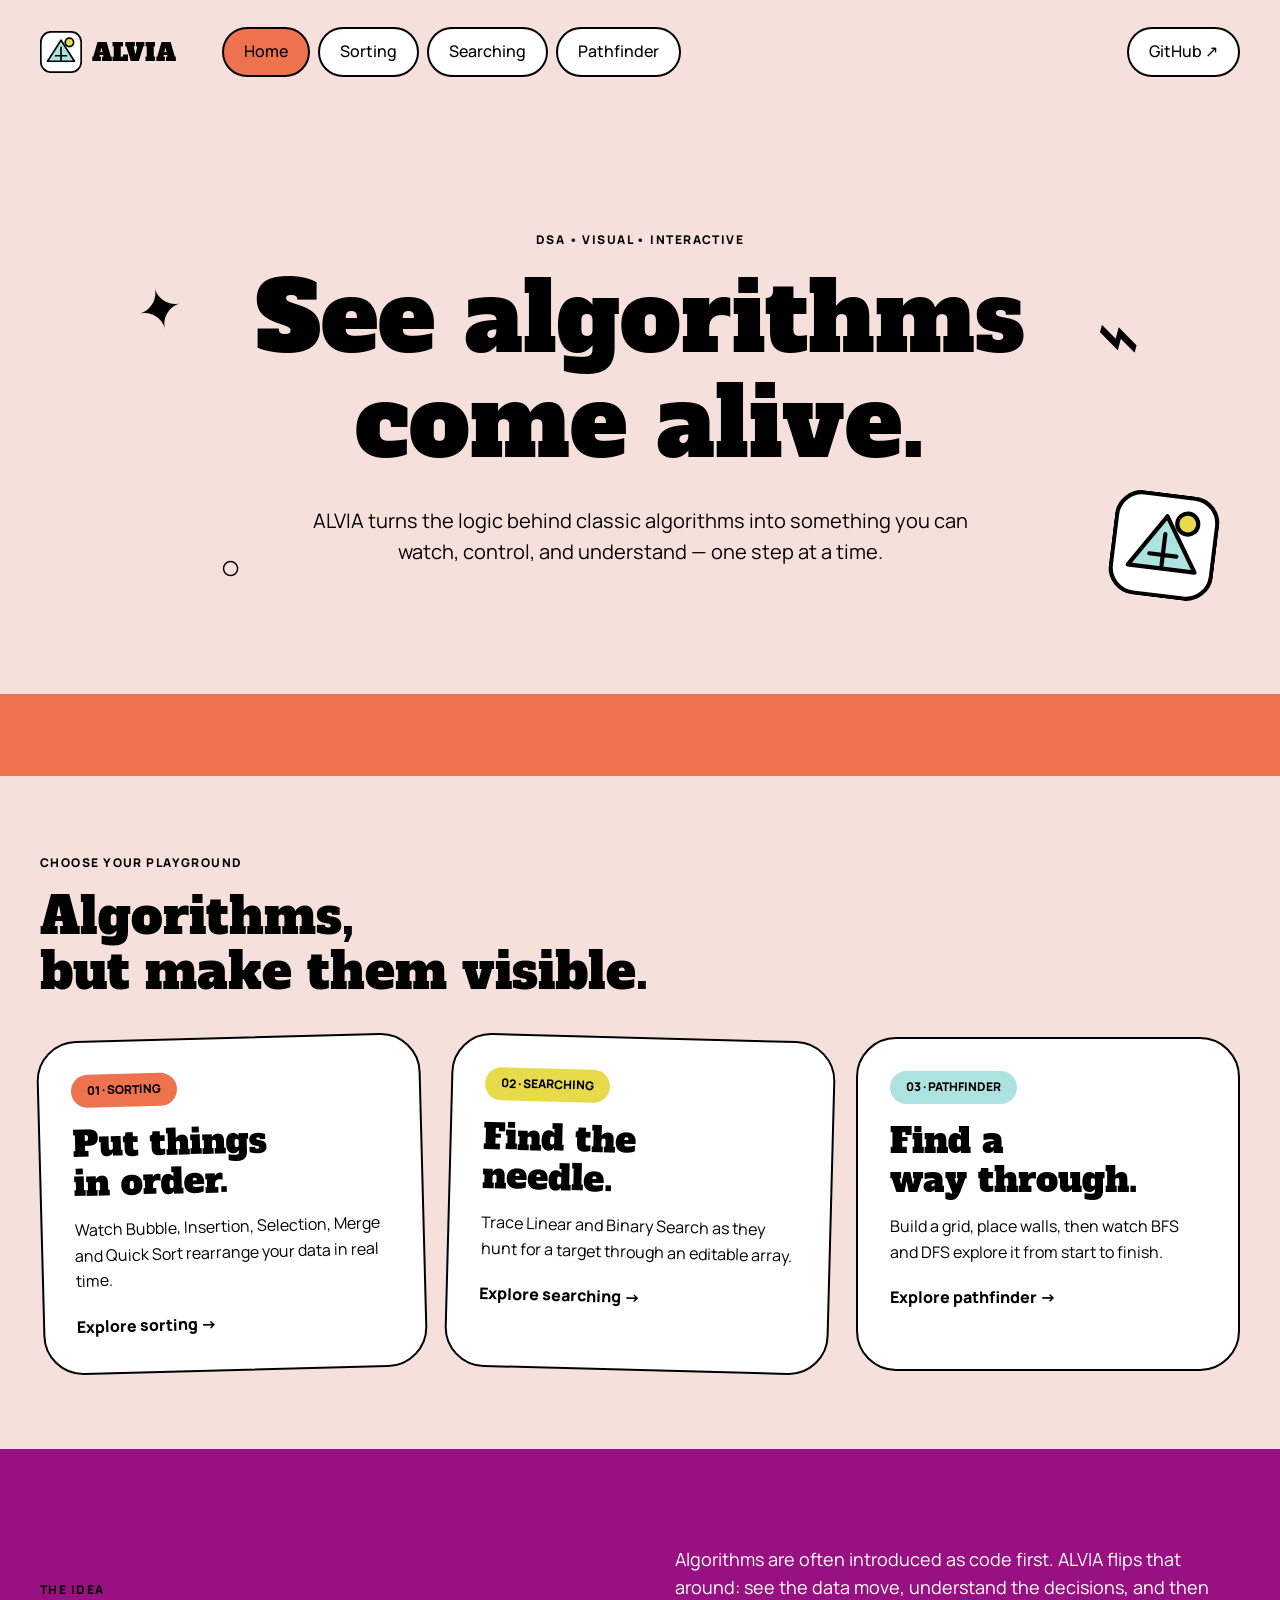
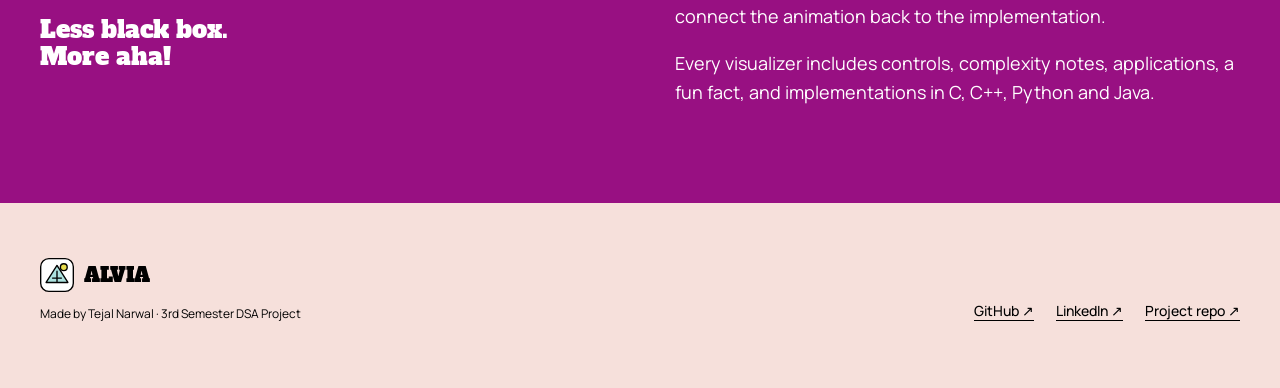
<file: index.html>
<!DOCTYPE html>
<html lang="en">
<head>
  <meta charset="UTF-8">
  <meta name="viewport" content="width=device-width, initial-scale=1.0">
  <meta name="description" content="ALVIA — an interactive algorithm visualizer for sorting, searching, and pathfinding.">
  <meta name="theme-color" content="#f6e0db">
  <title>ALVIA — Algorithm Visualizer</title>
  <link rel="icon" type="image/svg+xml" href="assets/alvia-logo.svg">
  <link rel="stylesheet" href="css/style.css">
</head>
<body>
  <header class="site-header wrap">
    <a class="brand" href="index.html" aria-label="ALVIA home">
      <img src="assets/alvia-logo.svg" alt="ALVIA logo">
      <span>ALVIA</span>
    </a>
    <nav class="main-nav" aria-label="Main navigation">
      <a class="pill active" href="index.html">Home</a>
      <a class="pill" href="sorting.html">Sorting</a>
      <a class="pill" href="searching.html">Searching</a>
      <a class="pill" href="pathfinder.html">Pathfinder</a>
    </nav>
    <a class="pill repo-link" href="https://github.com/teeeezal/alvia" target="_blank" rel="noopener">GitHub ↗</a>
  </header>

  <main>
    <section class="hero wrap">
      <span class="doodle doodle-a">✦</span>
      <span class="doodle doodle-b">⌁</span>
      <span class="doodle doodle-c">○</span>
      <div class="hero-copy">
        <p class="eyebrow">DSA • VISUAL • INTERACTIVE</p>
        <h1>See algorithms<br>come alive.</h1>
        <p class="hero-text">ALVIA turns the logic behind classic algorithms into something you can watch, control, and understand — one step at a time.</p>
      </div>
      <div class="hero-mark"><img src="assets/alvia-logo.svg" alt=""></div>
    </section>

    <section class="feature-band"></section>

    <section class="wrap section">
      <div class="section-intro">
        <p class="eyebrow">CHOOSE YOUR PLAYGROUND</p>
        <h2>Algorithms,<br>but make them visible.</h2>
      </div>
      <div class="card-grid three">
        <a class="outline-card tilt-left" href="sorting.html">
          <span class="tag orange">01 · SORTING</span>
          <h3>Put things<br>in order.</h3>
          <p>Watch Bubble, Insertion, Selection, Merge and Quick Sort rearrange your data in real time.</p>
          <span class="card-arrow">Explore sorting →</span>
        </a>
        <a class="outline-card tilt-right" href="searching.html">
          <span class="tag yellow">02 · SEARCHING</span>
          <h3>Find the<br>needle.</h3>
          <p>Trace Linear and Binary Search as they hunt for a target through an editable array.</p>
          <span class="card-arrow">Explore searching →</span>
        </a>
        <a class="outline-card" href="pathfinder.html">
          <span class="tag mint">03 · PATHFINDER</span>
          <h3>Find a<br>way through.</h3>
          <p>Build a grid, place walls, then watch BFS and DFS explore it from start to finish.</p>
          <span class="card-arrow">Explore pathfinder →</span>
        </a>
      </div>
    </section>

    <section class="color-section magenta">
      <div class="wrap split">
        <div>
          <p class="eyebrow">THE IDEA</p>
          <h2>Less black box.<br>More aha!</h2>
        </div>
        <div class="color-copy">
          <p>Algorithms are often introduced as code first. ALVIA flips that around: see the data move, understand the decisions, and then connect the animation back to the implementation.</p>
          <p>Every visualizer includes controls, complexity notes, applications, a fun fact, and implementations in C, C++, Python and Java.</p>
        </div>
      </div>
    </section>
  </main>

  <footer class="site-footer wrap">
    <div>
      <a class="brand footer-brand" href="index.html"><img src="assets/alvia-logo.svg" alt=""><span>ALVIA</span></a>
      <p class="footer-note">Made by Tejal Narwal · 3rd Semester DSA Project</p>
    </div>
    <div class="footer-links">
      <a href="https://github.com/teeeezal" target="_blank" rel="noopener">GitHub ↗</a>
      <a href="https://www.linkedin.com/in/tejalnarwal/" target="_blank" rel="noopener">LinkedIn ↗</a>
      <a href="https://github.com/teeeezal/alvia" target="_blank" rel="noopener">Project repo ↗</a>
    </div>
  </footer>
</body>
</html>
</file>
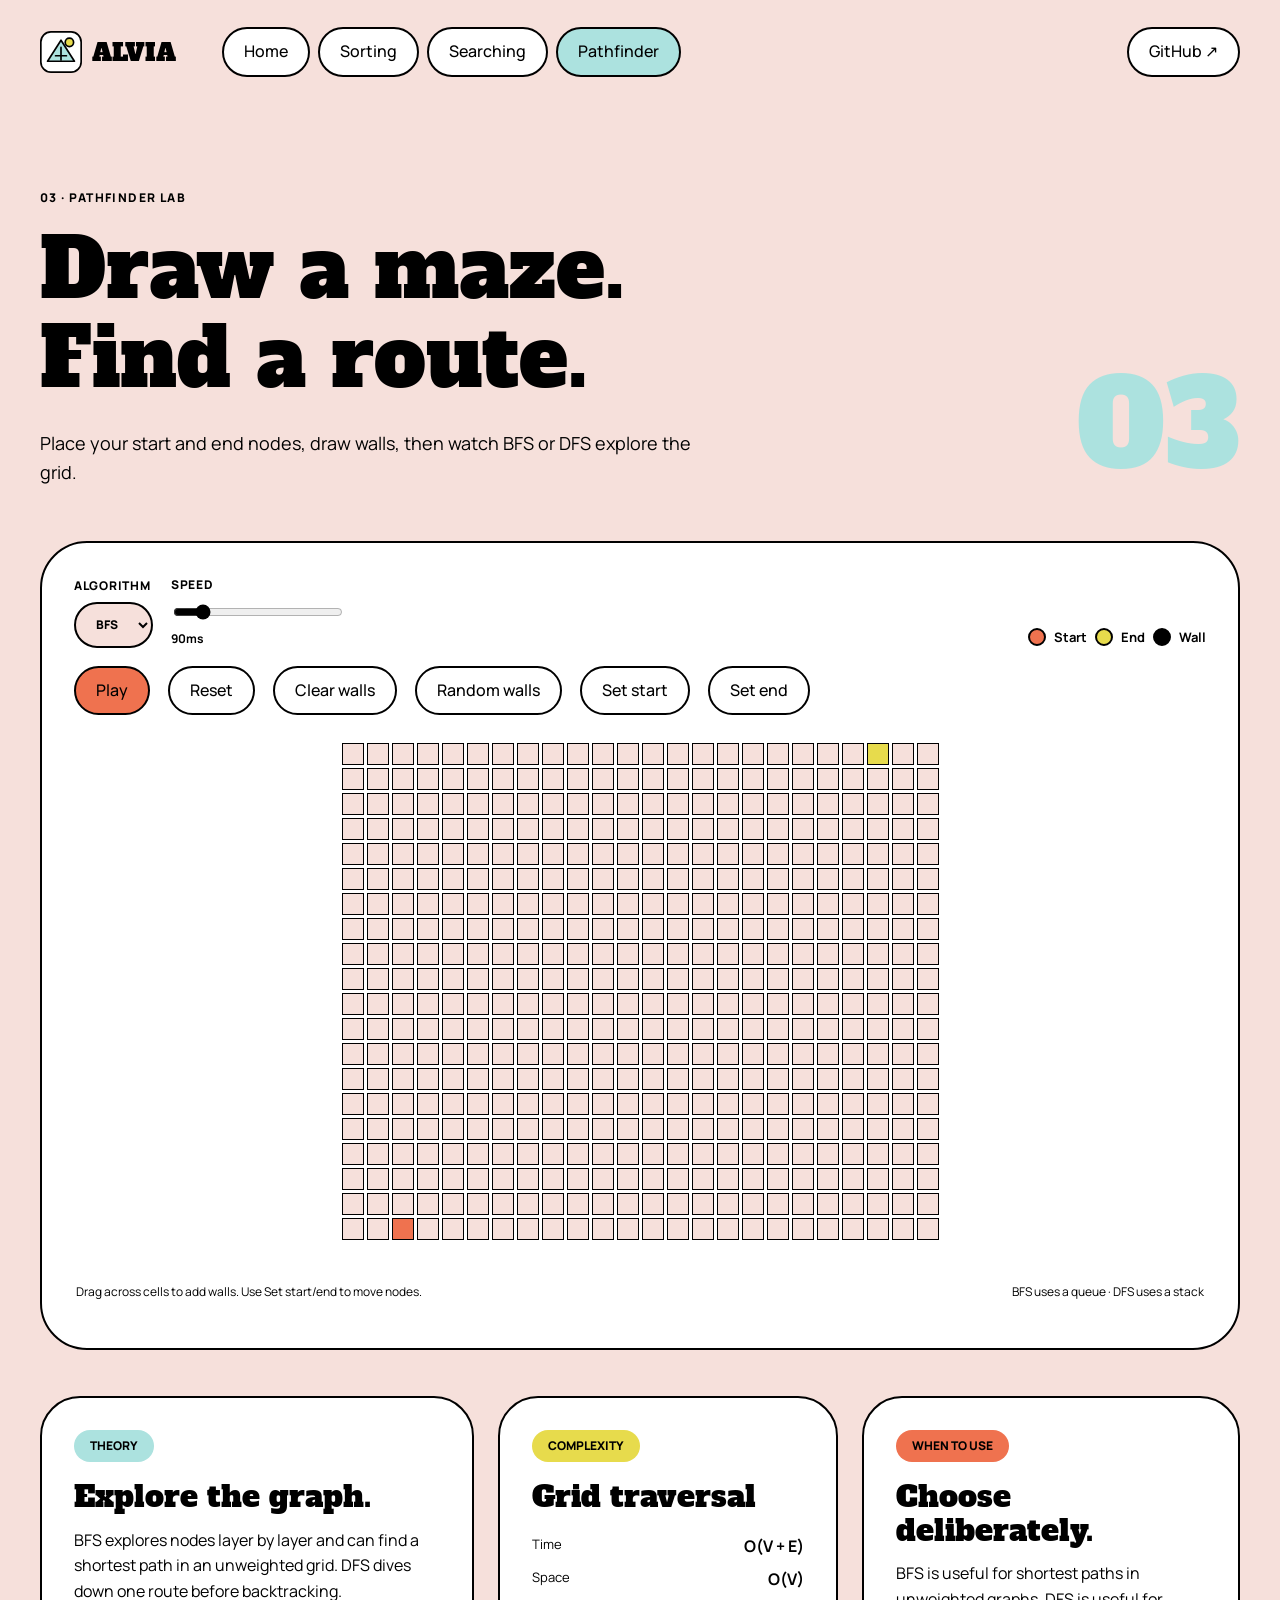
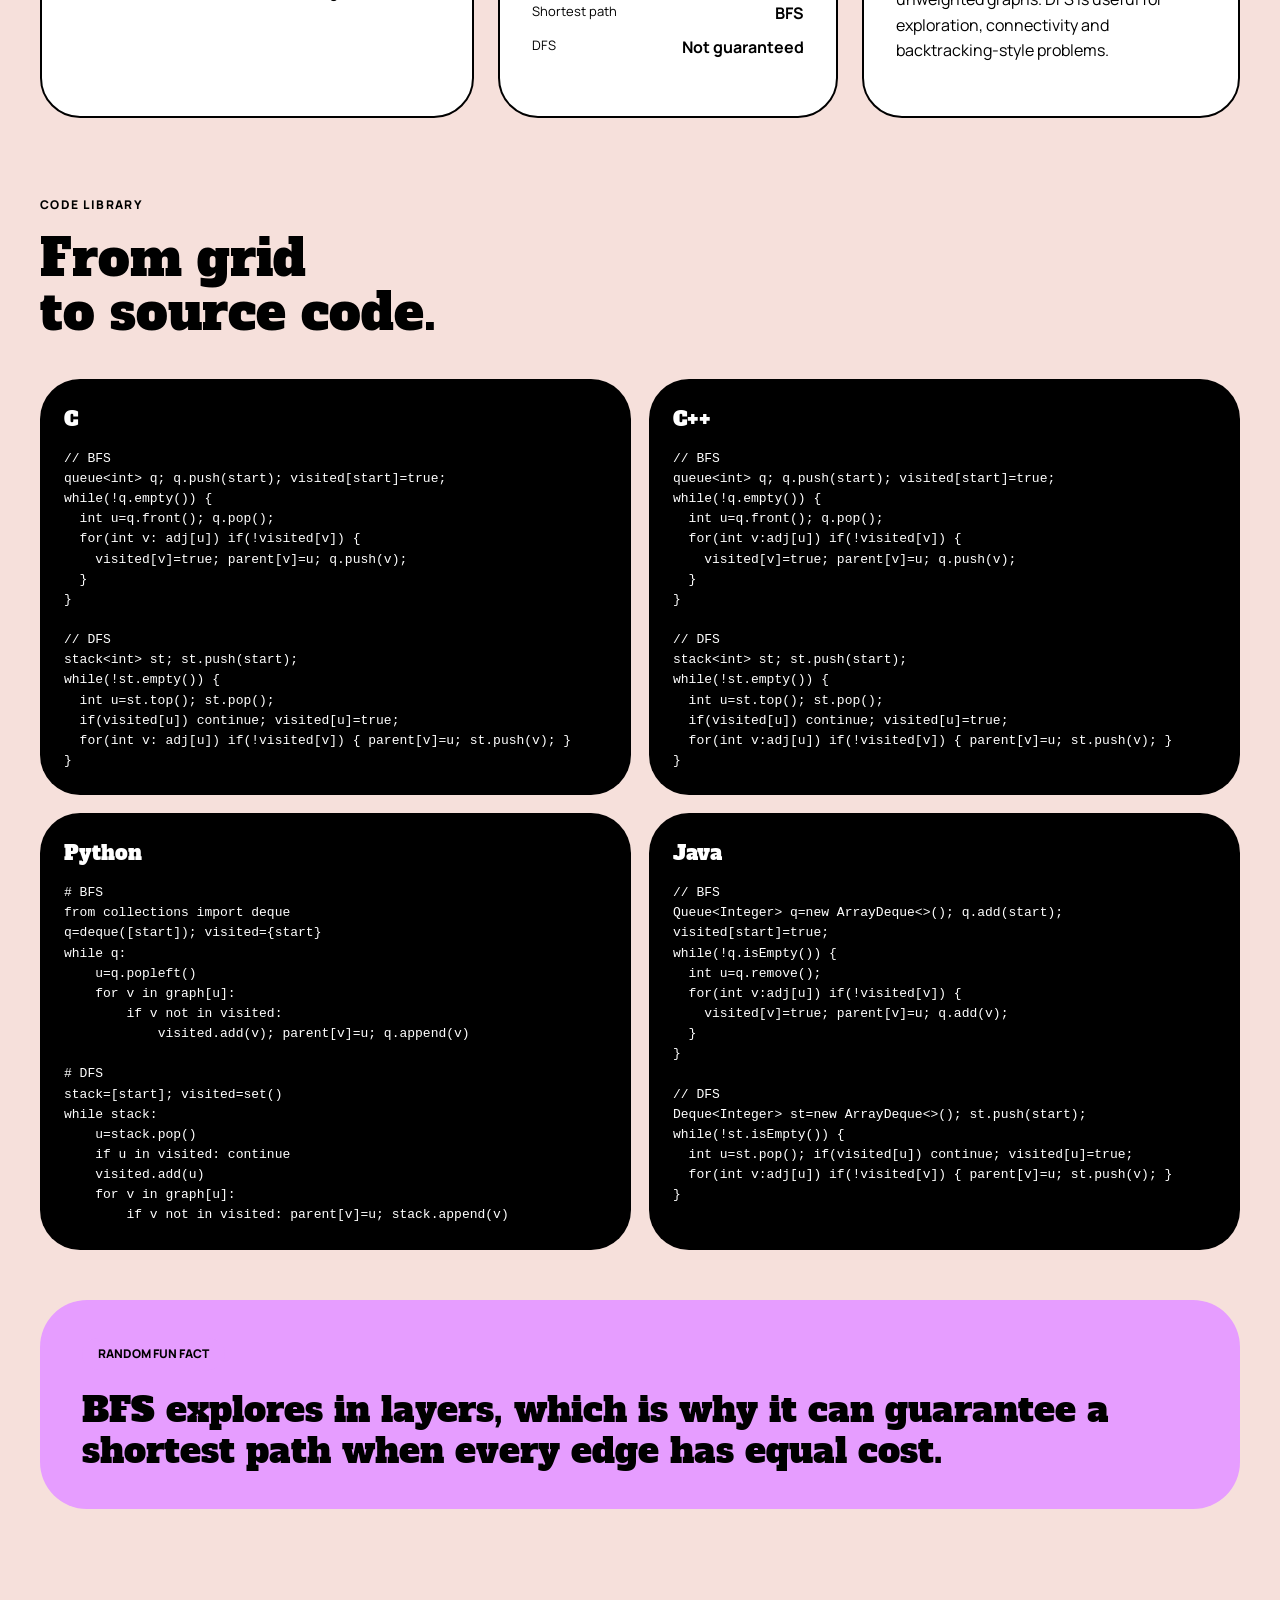
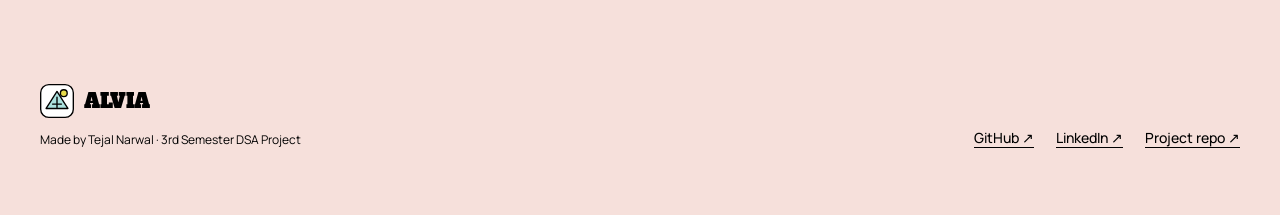
<file: pathfinder.html>
<!DOCTYPE html>
<html lang="en">
<head><meta charset="UTF-8"><meta name="viewport" content="width=device-width, initial-scale=1.0"><meta name="description" content="ALVIA Pathfinder — BFS and DFS grid visualization."><title>Pathfinder — ALVIA</title><link rel="icon" type="image/svg+xml" href="assets/alvia-logo.svg"><link rel="stylesheet" href="css/style.css"></head>
<body data-page="pathfinder">
<header class="site-header wrap"><a class="brand" href="index.html"><img src="assets/alvia-logo.svg" alt=""><span>ALVIA</span></a><nav class="main-nav"><a class="pill" href="index.html">Home</a><a class="pill" href="sorting.html">Sorting</a><a class="pill" href="searching.html">Searching</a><a class="pill active-mint" href="pathfinder.html">Pathfinder</a></nav><a class="pill repo-link" href="https://github.com/teeeezal/alvia" target="_blank">GitHub ↗</a></header>
<main class="wrap tool-page">
<div class="page-heading"><div><p class="eyebrow">03 · PATHFINDER LAB</p><h1>Draw a maze.<br>Find a route.</h1><p>Place your start and end nodes, draw walls, then watch BFS or DFS explore the grid.</p></div><span class="big-number">03</span></div>
<section class="visualizer-card path-card">
<div class="control-row"><label>Algorithm <select id="pathAlgorithm"><option>BFS</option><option>DFS</option></select></label><label>Speed <input id="pathSpeed" type="range" min="20" max="500" value="90"><output id="pathSpeedOut">90ms</output></label><span class="legend"><i class="start-dot"></i> Start <i class="end-dot"></i> End <i class="wall-dot"></i> Wall</span></div>
<div class="control-row second"><button class="pill action" id="pathPlay">Play</button><button class="pill" id="pathReset">Reset</button><button class="pill" id="clearWalls">Clear walls</button><button class="pill" id="mazeWalls">Random walls</button><button class="pill" id="setStart">Set start</button><button class="pill" id="setEnd">Set end</button></div>
<div class="grid-wrap"><div class="path-grid" id="pathGrid"></div></div>
<div class="status-line"><span id="pathStatus">Drag across cells to add walls. Use Set start/end to move nodes.</span><span>BFS uses a queue · DFS uses a stack</span></div>
</section>
<section class="info-grid"><article class="outline-card"><span class="tag mint">THEORY</span><h2>Explore the graph.</h2><p>BFS explores nodes layer by layer and can find a shortest path in an unweighted grid. DFS dives down one route before backtracking.</p></article><article class="outline-card"><span class="tag yellow">COMPLEXITY</span><h2>Grid traversal</h2><div class="complexity-table"><div>Time</div><strong>O(V + E)</strong><div>Space</div><strong>O(V)</strong><div>Shortest path</div><strong>BFS</strong><div>DFS</div><strong>Not guaranteed</strong></div></article><article class="outline-card"><span class="tag orange">WHEN TO USE</span><h2>Choose deliberately.</h2><p>BFS is useful for shortest paths in unweighted graphs. DFS is useful for exploration, connectivity and backtracking-style problems.</p></article></section>
<section class="section compact"><div class="section-intro"><p class="eyebrow">CODE LIBRARY</p><h2>From grid<br>to source code.</h2></div><div class="code-tabs" id="pathCode"></div></section>
<section class="fact-card"><span class="tag lilac">RANDOM FUN FACT</span><h2 id="pathFact"></h2></section>
</main>
<footer class="site-footer wrap"><div><a class="brand footer-brand" href="index.html"><img src="assets/alvia-logo.svg" alt=""><span>ALVIA</span></a><p class="footer-note">Made by Tejal Narwal · 3rd Semester DSA Project</p></div><div class="footer-links"><a href="https://github.com/teeeezal" target="_blank">GitHub ↗</a><a href="https://www.linkedin.com/in/tejalnarwal/" target="_blank">LinkedIn ↗</a><a href="https://github.com/teeeezal/alvia" target="_blank">Project repo ↗</a></div></footer>
<script src="js/data.js"></script><script src="js/app.js"></script></body></html>
</file>
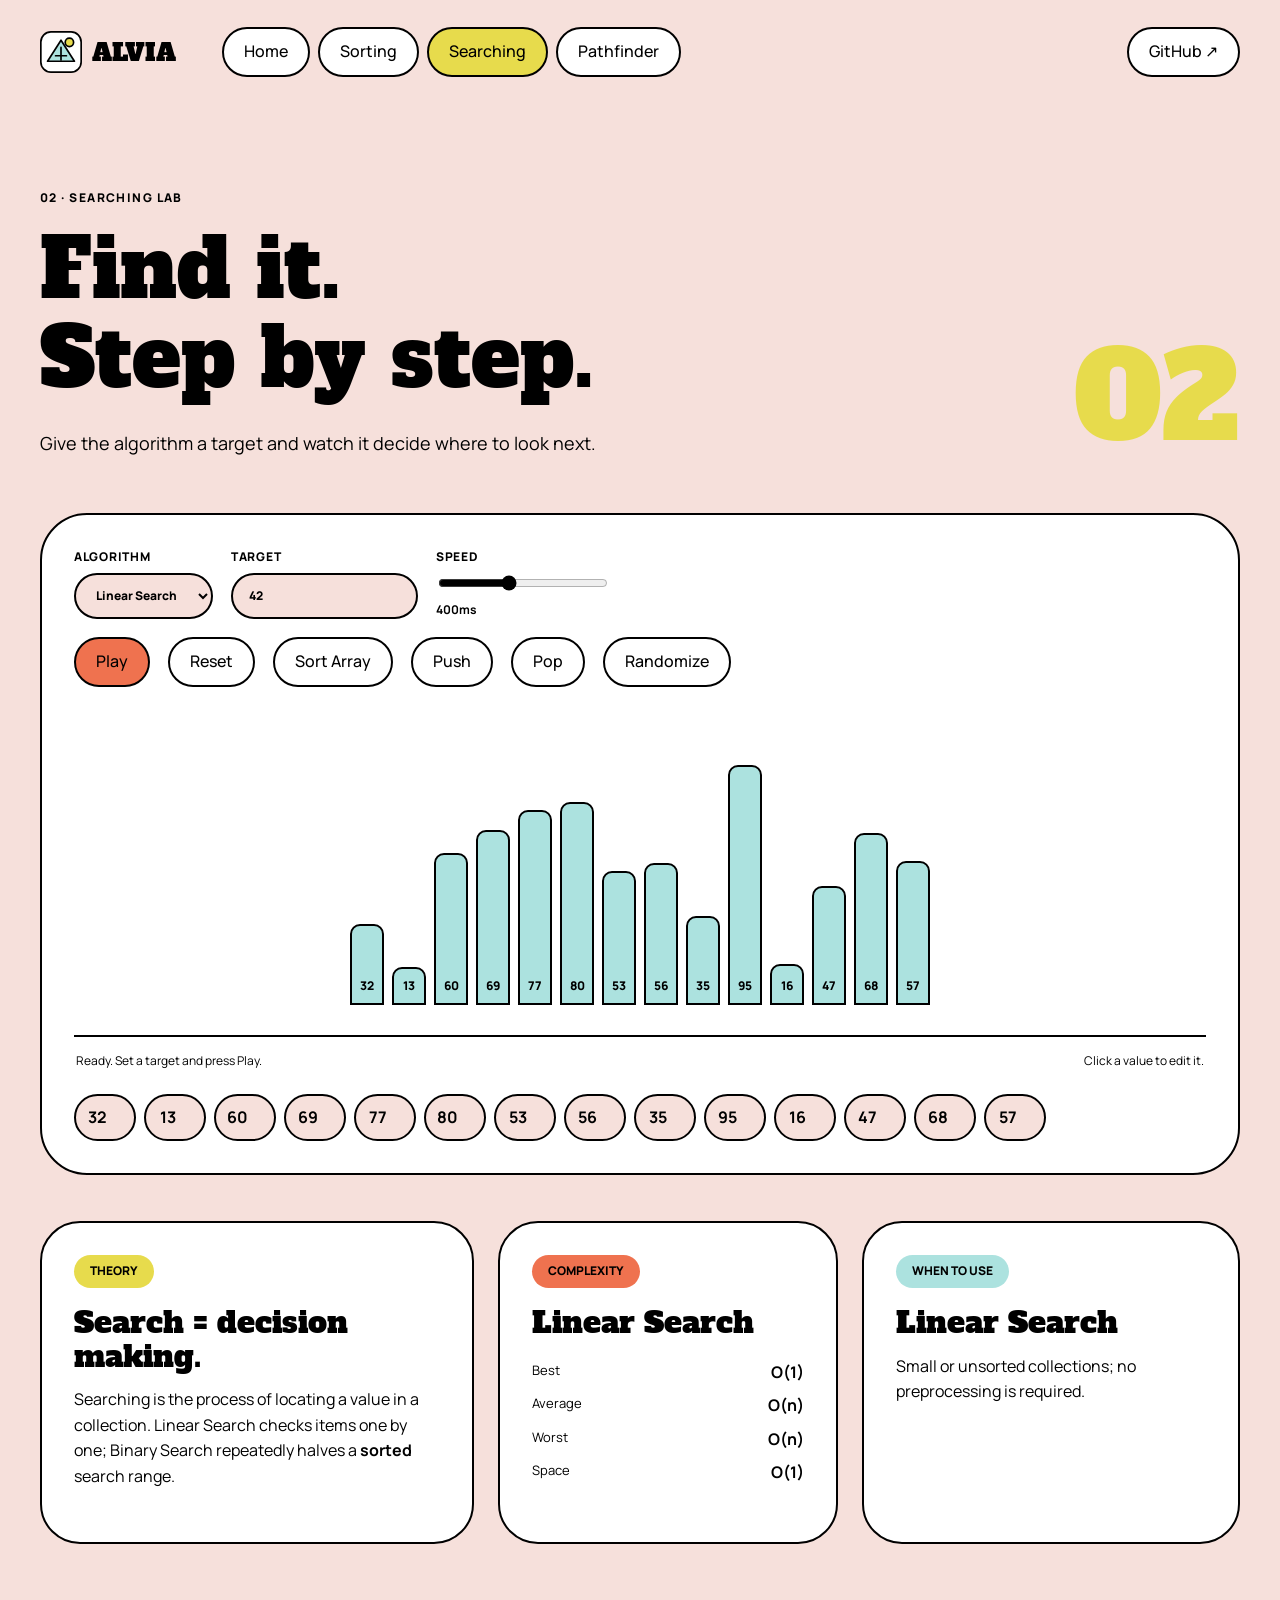
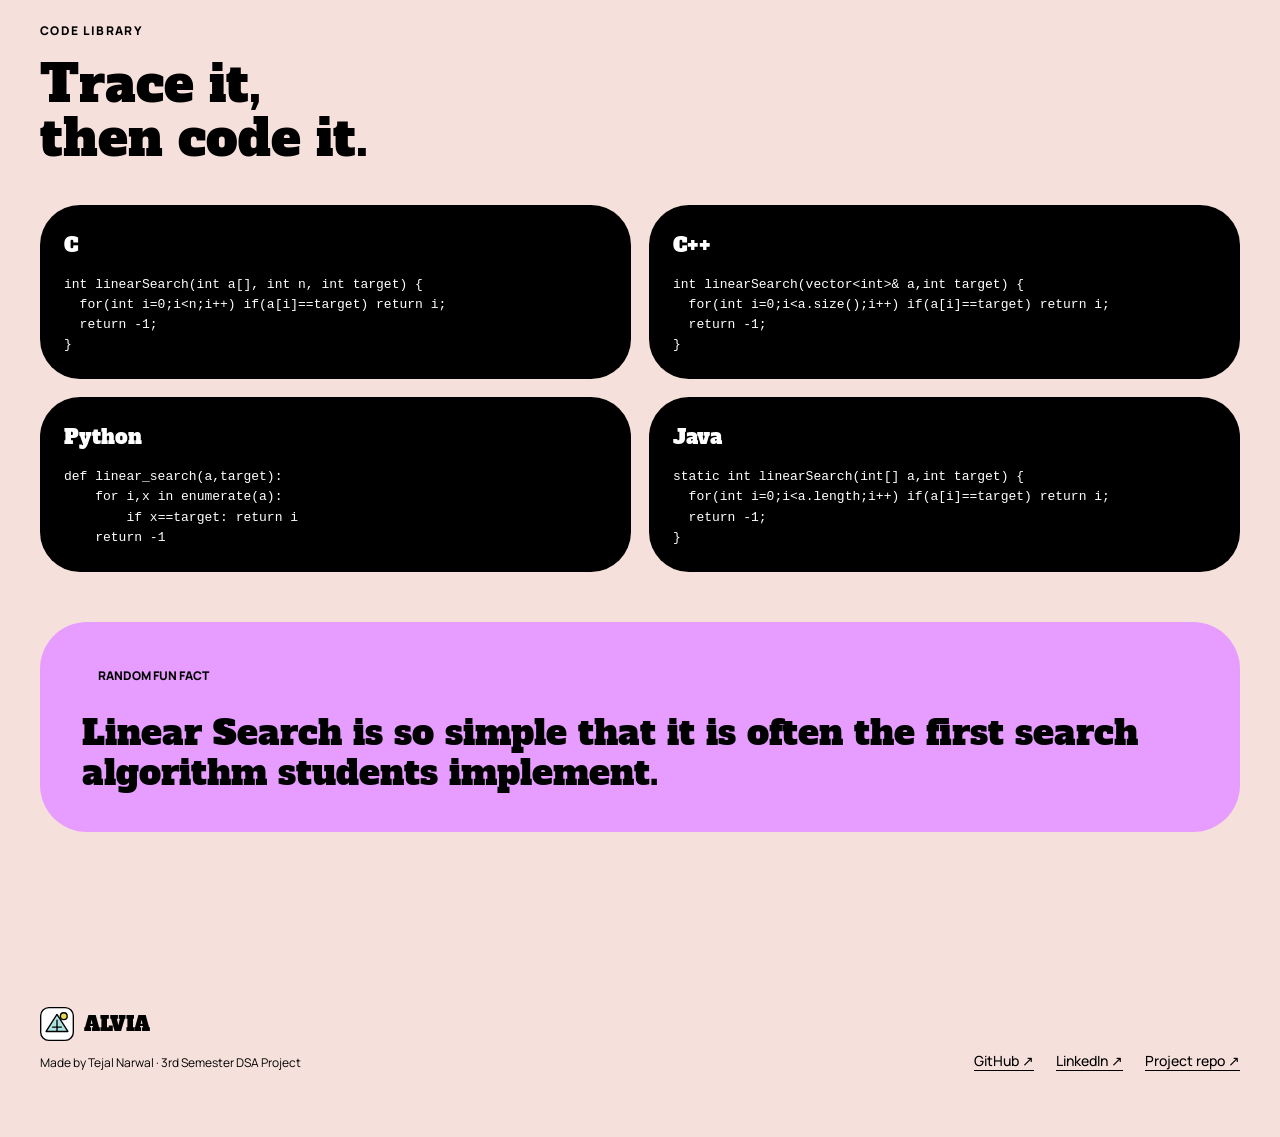
<file: searching.html>
<!DOCTYPE html>
<html lang="en">
<head><meta charset="UTF-8"><meta name="viewport" content="width=device-width, initial-scale=1.0"><meta name="description" content="ALVIA Searching Visualizer — Linear and Binary Search."><title>Searching — ALVIA</title><link rel="icon" type="image/svg+xml" href="assets/alvia-logo.svg"><link rel="stylesheet" href="css/style.css"></head>
<body data-page="searching">
<header class="site-header wrap"><a class="brand" href="index.html"><img src="assets/alvia-logo.svg" alt=""><span>ALVIA</span></a><nav class="main-nav"><a class="pill" href="index.html">Home</a><a class="pill" href="sorting.html">Sorting</a><a class="pill active-yellow" href="searching.html">Searching</a><a class="pill" href="pathfinder.html">Pathfinder</a></nav><a class="pill repo-link" href="https://github.com/teeeezal/alvia" target="_blank">GitHub ↗</a></header>
<main class="wrap tool-page">
<div class="page-heading"><div><p class="eyebrow">02 · SEARCHING LAB</p><h1>Find it.<br>Step by step.</h1><p>Give the algorithm a target and watch it decide where to look next.</p></div><span class="big-number">02</span></div>
<section class="visualizer-card">
<div class="control-row"><label>Algorithm <select id="searchAlgorithm"><option>Linear Search</option><option>Binary Search</option></select></label><label>Target <input id="target" type="number" value="42"></label><label>Speed <input id="searchSpeed" type="range" min="50" max="900" value="400"><output id="searchSpeedOut">400ms</output></label></div>
<div class="control-row second"><button class="pill action" id="searchPlay">Play</button><button class="pill" id="searchReset">Reset</button><button class="pill" id="searchSort">Sort Array</button><button class="pill" id="searchPush">Push</button><button class="pill" id="searchPop">Pop</button><button class="pill" id="searchRandom">Randomize</button></div>
<div class="array-stage search-stage" id="searchArray"></div>
<div class="status-line"><span id="searchStatus">Ready. Set a target and press Play.</span><span>Click a value to edit it.</span></div>
<div class="edit-array" id="searchEditor"></div>
</section>
<section class="info-grid"><article class="outline-card"><span class="tag yellow">THEORY</span><h2>Search = decision making.</h2><p>Searching is the process of locating a value in a collection. Linear Search checks items one by one; Binary Search repeatedly halves a <strong>sorted</strong> search range.</p></article><article class="outline-card"><span class="tag orange">COMPLEXITY</span><h2 id="searchComplexityTitle">Linear Search</h2><div class="complexity-table"><div>Best</div><strong id="sBest">O(1)</strong><div>Average</div><strong id="sAvg">O(n)</strong><div>Worst</div><strong id="sWorst">O(n)</strong><div>Space</div><strong>O(1)</strong></div></article><article class="outline-card"><span class="tag mint">WHEN TO USE</span><h2 id="searchUseTitle">Linear Search</h2><p id="searchUse">Useful for small or unsorted collections. It needs no preprocessing.</p></article></section>
<section class="section compact"><div class="section-intro"><p class="eyebrow">CODE LIBRARY</p><h2>Trace it,<br>then code it.</h2></div><div class="code-tabs" id="searchCode"></div></section>
<section class="fact-card"><span class="tag lilac">RANDOM FUN FACT</span><h2 id="searchFact"></h2></section>
</main>
<footer class="site-footer wrap"><div><a class="brand footer-brand" href="index.html"><img src="assets/alvia-logo.svg" alt=""><span>ALVIA</span></a><p class="footer-note">Made by Tejal Narwal · 3rd Semester DSA Project</p></div><div class="footer-links"><a href="https://github.com/teeeezal" target="_blank">GitHub ↗</a><a href="https://www.linkedin.com/in/tejalnarwal/" target="_blank">LinkedIn ↗</a><a href="https://github.com/teeeezal/alvia" target="_blank">Project repo ↗</a></div></footer>
<script src="js/data.js"></script><script src="js/app.js"></script></body></html>
</file>
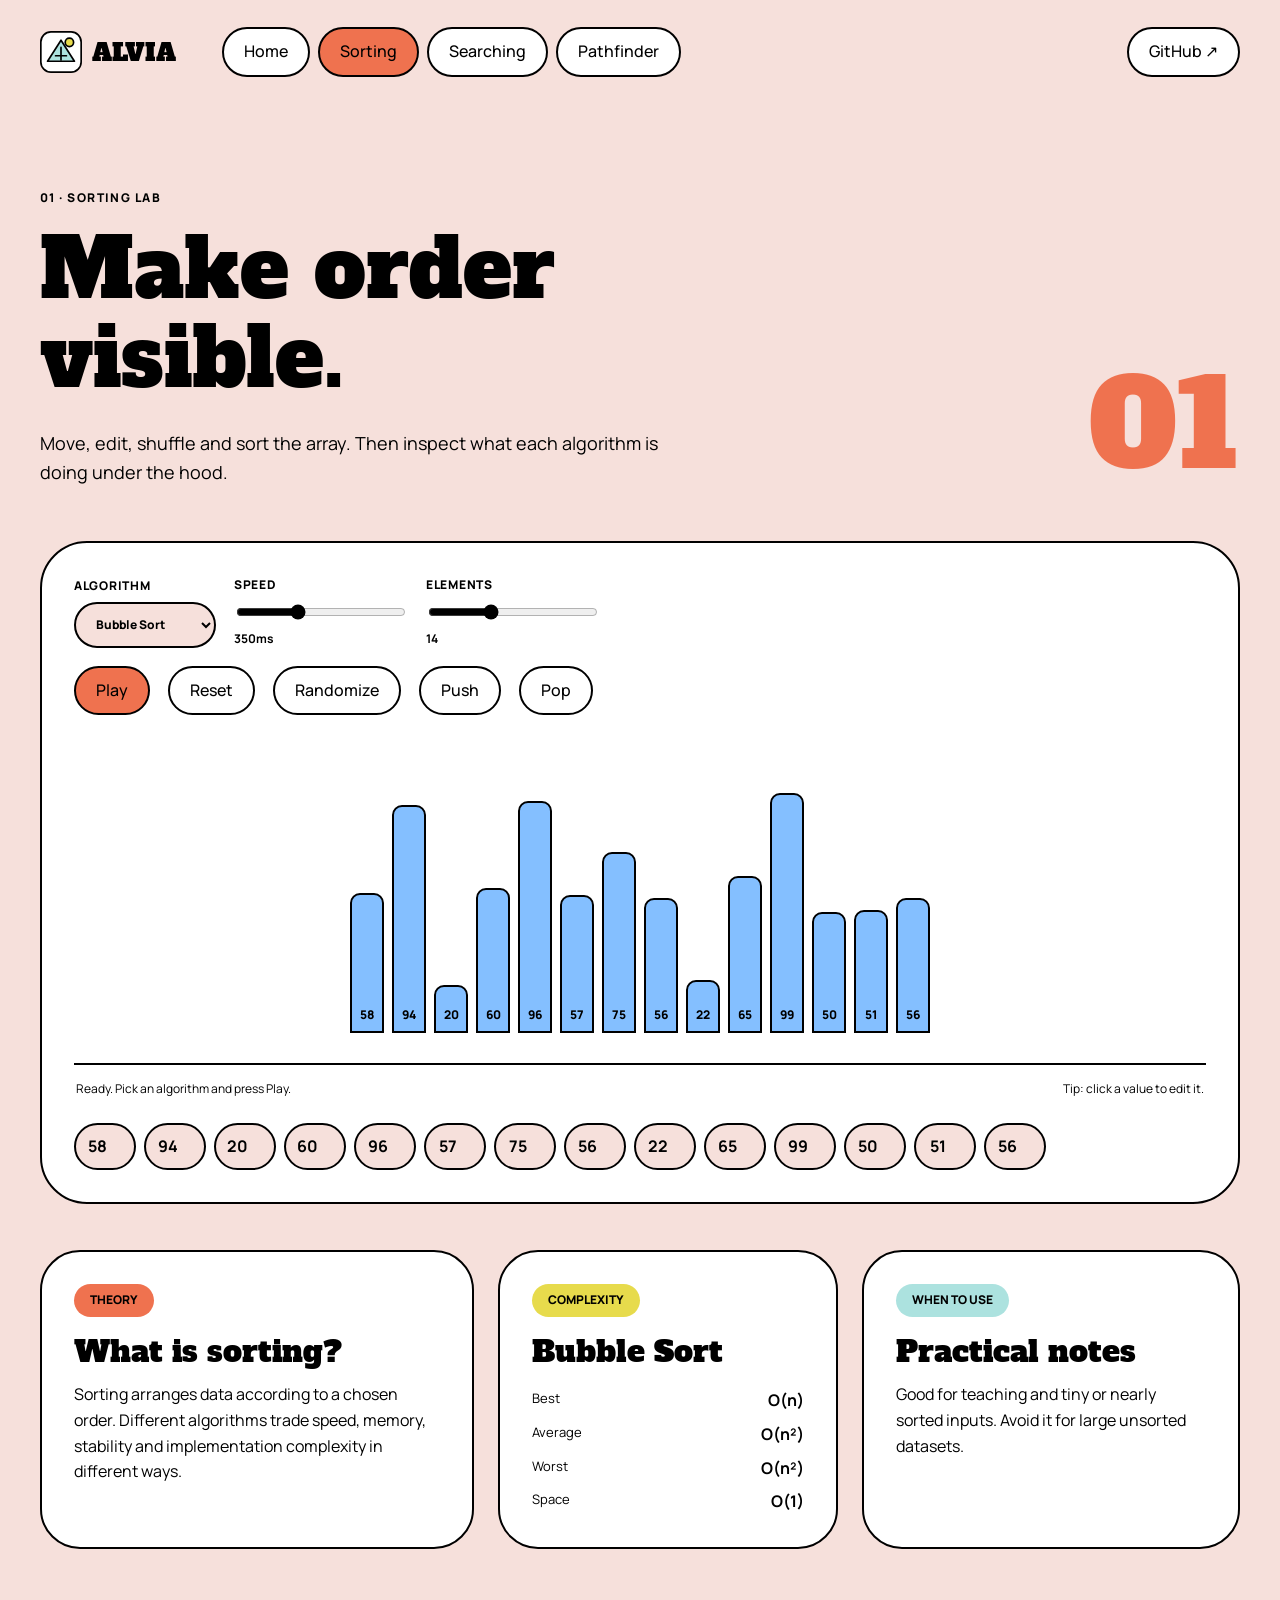
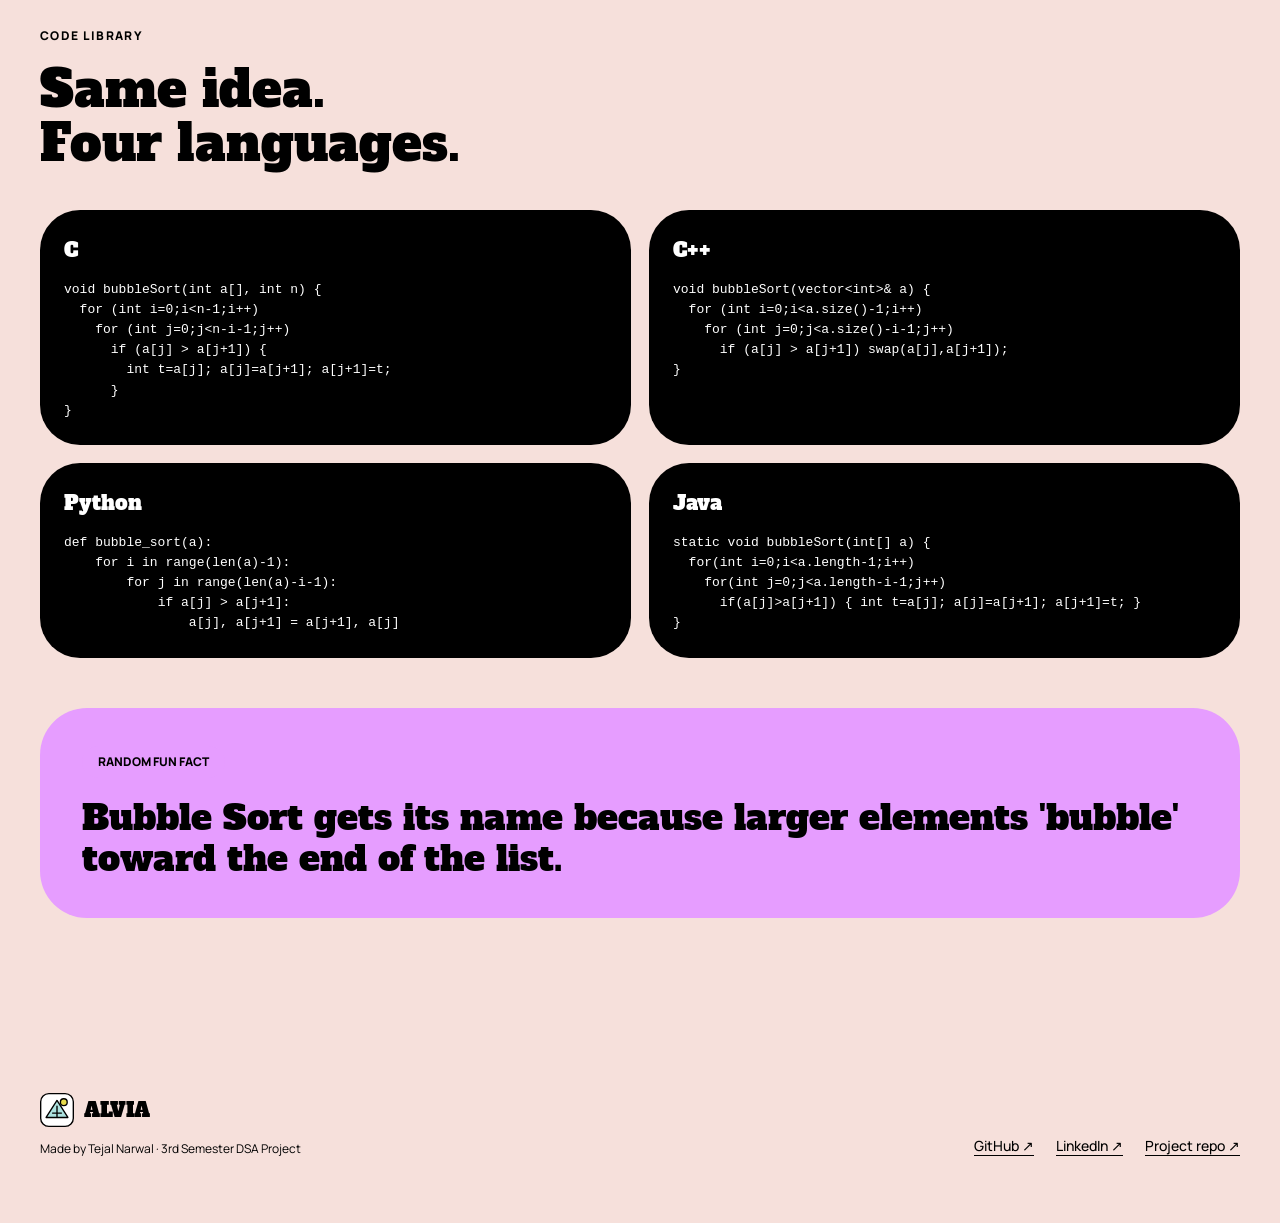
<file: sorting.html>
<!DOCTYPE html>
<html lang="en">
<head>
<meta charset="UTF-8"><meta name="viewport" content="width=device-width, initial-scale=1.0">
<meta name="description" content="ALVIA Sorting Visualizer — Bubble, Insertion, Selection, Merge and Quick Sort.">
<title>Sorting — ALVIA</title><link rel="icon" type="image/svg+xml" href="assets/alvia-logo.svg"><link rel="stylesheet" href="css/style.css">
</head>
<body data-page="sorting">
<header class="site-header wrap">
<a class="brand" href="index.html"><img src="assets/alvia-logo.svg" alt=""><span>ALVIA</span></a>
<nav class="main-nav"><a class="pill" href="index.html">Home</a><a class="pill active-orange" href="sorting.html">Sorting</a><a class="pill" href="searching.html">Searching</a><a class="pill" href="pathfinder.html">Pathfinder</a></nav>
<a class="pill repo-link" href="https://github.com/teeeezal/alvia" target="_blank">GitHub ↗</a>
</header>

<main class="wrap tool-page">
<div class="page-heading"><div><p class="eyebrow">01 · SORTING LAB</p><h1>Make order<br>visible.</h1><p>Move, edit, shuffle and sort the array. Then inspect what each algorithm is doing under the hood.</p></div><span class="big-number">01</span></div>

<section class="visualizer-card">
<div class="control-row">
<label>Algorithm <select id="sortAlgorithm"><option>Bubble Sort</option><option>Insertion Sort</option><option>Selection Sort</option><option>Merge Sort</option><option>Quick Sort</option></select></label>
<label>Speed <input id="speed" type="range" min="50" max="900" value="350"><output id="speedOut">350ms</output></label>
<label>Elements <input id="count" type="range" min="5" max="30" value="14"><output id="countOut">14</output></label>
</div>
<div class="control-row second">
<button class="pill action" id="sortPlay">Play</button><button class="pill" id="sortReset">Reset</button>
<button class="pill" id="sortRandom">Randomize</button><button class="pill" id="sortPush">Push</button><button class="pill" id="sortPop">Pop</button>
</div>
<div class="array-stage" id="sortArray" aria-label="Sorting visualization"></div>
<div class="status-line"><span id="sortStatus">Ready. Pick an algorithm and press Play.</span><span>Tip: click a value to edit it.</span></div>
<div class="edit-array" id="sortEditor"></div>
</section>

<section class="info-grid">
<article class="outline-card"><span class="tag orange">THEORY</span><h2>What is sorting?</h2><p>Sorting arranges data according to a chosen order. Different algorithms trade speed, memory, stability and implementation complexity in different ways.</p></article>
<article class="outline-card"><span class="tag yellow">COMPLEXITY</span><h2 id="complexityTitle">Bubble Sort</h2><div class="complexity-table"><div>Best</div><strong id="bestCase">O(n)</strong><div>Average</div><strong id="avgCase">O(n²)</strong><div>Worst</div><strong id="worstCase">O(n²)</strong><div>Space</div><strong id="spaceCase">O(1)</strong></div></article>
<article class="outline-card"><span class="tag mint">WHEN TO USE</span><h2>Practical notes</h2><p id="useCase">Good for teaching and tiny/nearly sorted inputs. Avoid it for large unsorted datasets when faster algorithms are available.</p></article>
</section>

<section class="section compact"><div class="section-intro"><p class="eyebrow">CODE LIBRARY</p><h2>Same idea.<br>Four languages.</h2></div><div class="code-tabs" id="sortCode"></div></section>
<section class="fact-card"><span class="tag lilac">RANDOM FUN FACT</span><h2 id="sortFact"></h2></section>
</main>
<footer class="site-footer wrap"><div><a class="brand footer-brand" href="index.html"><img src="assets/alvia-logo.svg" alt=""><span>ALVIA</span></a><p class="footer-note">Made by Tejal Narwal · 3rd Semester DSA Project</p></div><div class="footer-links"><a href="https://github.com/teeeezal" target="_blank">GitHub ↗</a><a href="https://www.linkedin.com/in/tejalnarwal/" target="_blank">LinkedIn ↗</a><a href="https://github.com/teeeezal/alvia" target="_blank">Project repo ↗</a></div></footer>
<script src="js/data.js"></script><script src="js/app.js"></script>
</body></html>
</file>
<file: css/style.css>
@import url('https://fonts.googleapis.com/css2?family=Alfa+Slab+One&family=Manrope:wght@400;500;700;800&display=swap');

:root{--peach:#f6e0db;--ink:#000;--snow:#fff;--orange:#ef724f;--magenta:#981082;--yellow:#e7db4c;--mint:#ace2df;--blue:#84bfff;--lilac:#e69dff;--lime:#6ed311;--cobalt:#5196ff;--radius:47px;--card:40px;--gap:16px}
*{box-sizing:border-box}html{scroll-behavior:smooth}body{margin:0;background:var(--peach);color:var(--ink);font-family:Manrope,Arial,sans-serif;font-size:16px;line-height:1.6}a{color:inherit;text-decoration:none}button,input,select{font:inherit;color:var(--ink)}button{cursor:pointer}.wrap{width:min(1200px,calc(100% - 48px));margin-inline:auto}
.site-header{min-height:104px;display:flex;align-items:center;gap:18px;position:relative;z-index:5}.brand{display:flex;align-items:center;gap:10px;font-family:'Alfa Slab One',serif;font-size:25px;white-space:nowrap}.brand img{width:42px;height:42px}.main-nav{display:flex;gap:8px;align-items:center;margin-left:28px}.pill{display:inline-flex;align-items:center;justify-content:center;gap:7px;background:var(--snow);border:2px solid var(--ink);border-radius:47px;padding:10px 20px;font-weight:500;font-size:16px;transition:transform .16s,background .16s}.pill:hover{transform:translateY(-2px)}.pill.active,.pill.active-orange{background:var(--orange)}.pill.active-yellow{background:var(--yellow)}.pill.active-mint{background:var(--mint)}.repo-link{margin-left:auto}.hero{min-height:590px;display:flex;align-items:center;justify-content:center;position:relative;text-align:center;padding:80px 0}.hero-copy{max-width:820px;position:relative;z-index:2}.eyebrow{font-size:12px;line-height:1.5;font-weight:800;letter-spacing:.12em;margin:0 0 18px}.hero h1,.page-heading h1,.section h2,.color-section h2{font-family:'Alfa Slab One',serif;font-weight:400;line-height:1.09;margin:0}.hero h1{font-size:clamp(54px,8vw,96px)}.hero-text{font-size:20px;line-height:1.55;max-width:670px;margin:28px auto 0}.hero-mark{position:absolute;right:2%;bottom:15%;transform:rotate(7deg);width:105px}.hero-mark img{width:100%}.doodle{position:absolute;font-size:56px;font-weight:400}.doodle-a{left:8%;top:27%;transform:rotate(-14deg)}.doodle-b{right:8%;top:28%;font-size:80px;transform:rotate(15deg)}.doodle-c{left:15%;bottom:17%;font-size:35px}.feature-band{height:82px;background:var(--orange)}.section{padding:78px 0}.section-intro{margin-bottom:38px}.section h2{font-size:50px}.card-grid{display:grid;gap:24px}.card-grid.three{grid-template-columns:repeat(3,1fr)}.outline-card{background:var(--snow);border:2px solid var(--ink);border-radius:var(--card);padding:32px;display:block}.outline-card h2,.outline-card h3{font-family:'Alfa Slab One',serif;font-weight:400;line-height:1.12;margin:18px 0 14px}.outline-card h2{font-size:30px}.outline-card h3{font-size:35px}.outline-card p{margin:0 0 20px}.tilt-left{transform:rotate(-1.5deg)}.tilt-right{transform:rotate(1.5deg)}.card-arrow{font-weight:800}.tag{display:inline-flex;border-radius:47px;padding:8px 16px;font-size:12px;line-height:1.4;font-weight:800}.orange{background:var(--orange)}.yellow{background:var(--yellow)}.mint{background:var(--mint)}.lilac{background:var(--lilac)}.color-section{padding:78px 0}.magenta{background:var(--magenta)}.split{display:grid;grid-template-columns:1fr 1fr;gap:70px;align-items:center}.color-section h2,.color-copy{color:#fff}.color-copy{font-size:18px}.site-footer{display:flex;justify-content:space-between;gap:30px;padding:55px 0 65px;align-items:flex-end}.footer-brand{font-size:20px}.footer-brand img{width:34px;height:34px}.footer-note{font-size:12px;margin:12px 0 0}.footer-links{display:flex;gap:22px;font-size:14px;font-weight:500}.footer-links a{text-decoration:underline;text-underline-offset:4px}

.tool-page{padding:50px 0 80px}.page-heading{display:flex;justify-content:space-between;align-items:flex-end;gap:40px;padding:35px 0 55px}.page-heading h1{font-size:clamp(52px,7vw,82px)}.page-heading p:not(.eyebrow){max-width:660px;font-size:18px;margin:25px 0 0}.big-number{font-family:'Alfa Slab One';font-size:120px;line-height:1;color:var(--orange)}body[data-page="searching"] .big-number{color:var(--yellow)}body[data-page="pathfinder"] .big-number{color:var(--mint)}
.visualizer-card{background:var(--snow);border:2px solid var(--ink);border-radius:47px;padding:32px;margin-bottom:46px}.control-row{display:flex;flex-wrap:wrap;gap:12px 18px;align-items:end}.control-row label{display:flex;flex-direction:column;gap:7px;font-size:12px;font-weight:800;text-transform:uppercase;letter-spacing:.06em}.control-row select,.control-row input[type=number]{border:2px solid var(--ink);border-radius:47px;background:var(--peach);padding:10px 16px;min-height:46px}.control-row input[type=range]{accent-color:var(--ink);width:170px}.control-row output{font-weight:700;text-transform:none;letter-spacing:0}.second{margin-top:18px}.action{background:var(--orange)}.array-stage{min-height:350px;display:flex;align-items:end;justify-content:center;gap:8px;padding:42px 10px 30px;border-bottom:2px solid var(--ink);overflow-x:auto}.bar{width:34px;min-width:26px;background:var(--blue);border:2px solid var(--ink);border-radius:10px 10px 0 0;display:flex;align-items:flex-end;justify-content:center;padding-bottom:7px;font-weight:800;font-size:12px;transition:height .2s,background .2s,transform .2s}.bar.active{background:var(--orange);transform:translateY(-8px)}.bar.sorted{background:var(--mint)}.bar.target{background:var(--yellow)}.status-line{display:flex;justify-content:space-between;gap:20px;padding:14px 2px;font-size:12px}.edit-array{display:flex;flex-wrap:wrap;gap:8px;margin-top:10px}.edit-array input{width:62px;border:2px solid var(--ink);border-radius:47px;padding:9px 8px;text-align:center;background:var(--peach);font-weight:700}.info-grid{display:grid;grid-template-columns:1.15fr .9fr 1fr;gap:24px}.complexity-table{display:grid;grid-template-columns:1fr 1fr;gap:8px 15px;margin-top:20px}.complexity-table div{font-size:13px}.complexity-table strong{text-align:right}.compact{padding-bottom:50px}.code-tabs{display:grid;grid-template-columns:repeat(2,1fr);gap:18px}.code-block{background:var(--ink);color:#fff;border-radius:40px;padding:24px;overflow:auto}.code-block h3{font-family:'Alfa Slab One';font-size:20px;font-weight:400;margin:0 0 14px}.code-block pre{margin:0;font:13px/1.55 ui-monospace,SFMono-Regular,Consolas,monospace;white-space:pre-wrap}.fact-card{background:var(--lilac);border-radius:47px;padding:38px 42px;margin-bottom:40px}.fact-card h2{font-family:'Alfa Slab One';font-weight:400;font-size:35px;line-height:1.16;margin:20px 0 0}.search-stage .bar{background:var(--mint)}.search-stage .bar.active{background:var(--orange)}.grid-wrap{display:flex;justify-content:center;padding:28px 0}.path-grid{display:grid;grid-template-columns:repeat(24,22px);gap:3px}.cell{width:22px;height:22px;border:1px solid var(--ink);background:var(--peach);cursor:pointer}.cell.start{background:var(--orange)}.cell.end{background:var(--yellow)}.cell.wall{background:var(--ink)}.cell.visited{background:var(--blue);animation:pop .16s}.cell.path{background:var(--mint);animation:pop .16s}.legend{display:flex;align-items:center;gap:8px;margin-left:auto;font-size:13px;font-weight:700}.legend i{width:18px;height:18px;border:2px solid var(--ink);border-radius:50%;display:inline-block}.start-dot{background:var(--orange)}.end-dot{background:var(--yellow)}.wall-dot{background:var(--ink)}@keyframes pop{from{transform:scale(.6)}to{transform:scale(1)}}

@media(max-width:900px){.site-header{flex-wrap:wrap;padding:18px 0}.main-nav{order:3;width:100%;margin:0;overflow-x:auto;padding-bottom:4px}.repo-link{margin-left:auto}.card-grid.three,.info-grid,.split{grid-template-columns:1fr}.hero{min-height:520px}.doodle{opacity:.5}.big-number{font-size:80px}.code-tabs{grid-template-columns:1fr}.path-grid{grid-template-columns:repeat(20,18px)}.cell{width:18px;height:18px}.visualizer-card{padding:22px}.status-line{flex-direction:column;gap:4px}}
@media(max-width:600px){.wrap{width:min(100% - 28px,1200px)}.site-header{gap:10px}.brand{font-size:20px}.brand img{width:34px;height:34px}.pill{padding:8px 14px;font-size:14px}.hero{padding:55px 0}.hero h1{font-size:52px}.hero-text{font-size:16px}.section h2{font-size:40px}.page-heading{padding:20px 0 40px}.page-heading h1{font-size:52px}.big-number{display:none}.control-row label{width:100%}.control-row input[type=range]{width:100%}.array-stage{min-height:270px}.bar{width:24px}.path-grid{grid-template-columns:repeat(16,16px);gap:2px}.cell{width:16px;height:16px}.site-footer{flex-direction:column;align-items:flex-start}.footer-links{flex-wrap:wrap}}
</file>
